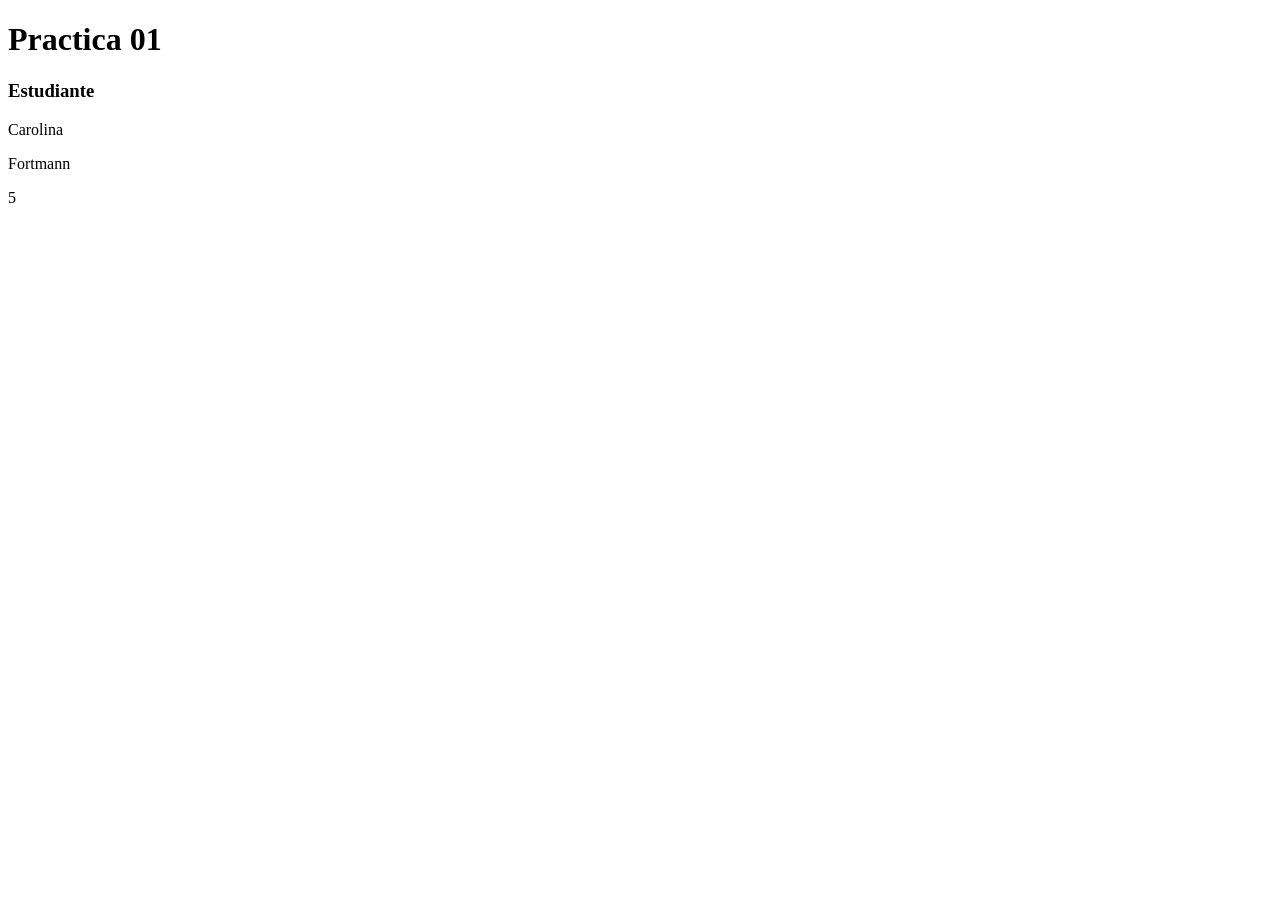
<file: 01-sintaxis/index.html>
<!DOCTYPE html>
<html lang="en">
<head>
    <meta charset="UTF-8">
    <meta name="viewport" content="width=device-width, initial-scale=1.0">
    <title>01 Sintaxis</title>
    <script src="js/app.js"defer></script>
</head>
<body>
    <h1>Practica 01</h1>
    <section id = "info">
        <div class = "card">
            <h3>Estudiante</h3>
            <p id="nombre"></p>
            <p id="apellido"></p>
            <p id="ciclo"></p>
            
        </div>
    </section>
</body>
</html>
</file>
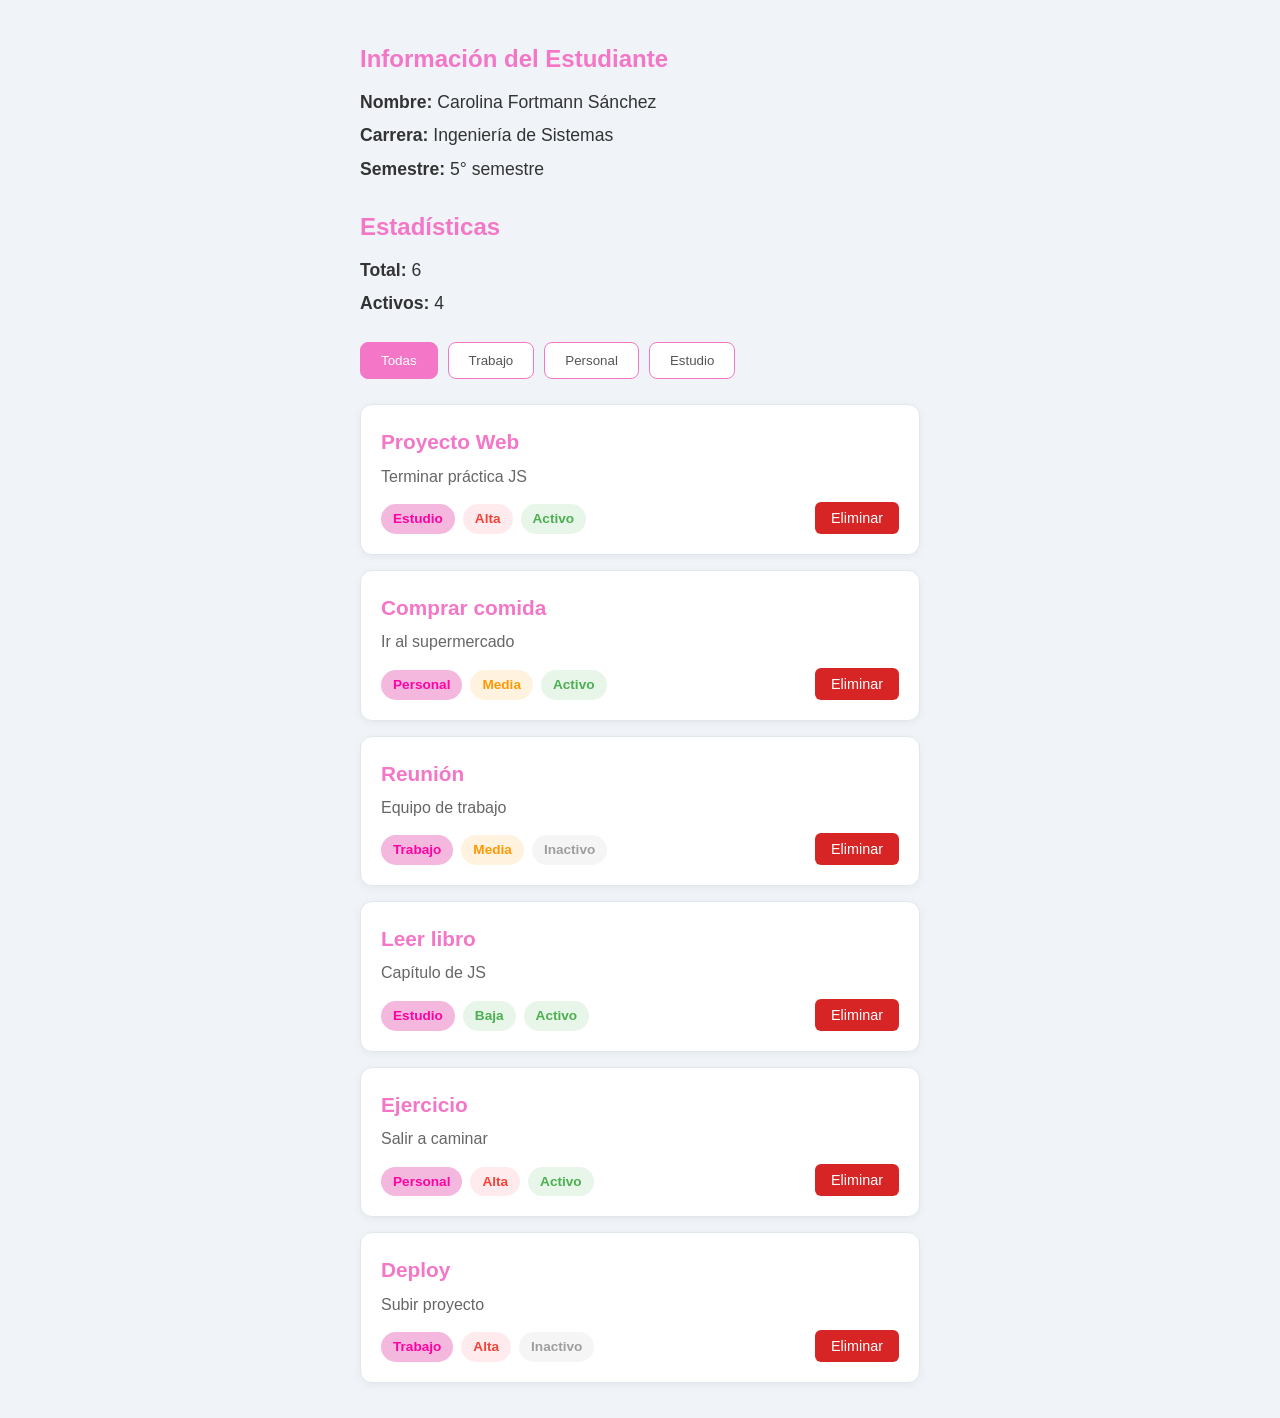
<file: 02-dom/index.html>
<!DOCTYPE html>
<html lang="en">

<head>
    <meta charset="UTF-8">
    <meta name="viewport" content="width=device-width, initial-scale=1.0">
    <title>Práctica 2 - DOM</title>
    <link rel="stylesheet" href="css/styles.css">
    <script src="js/app.js"defer></script>
</head>

<body>
    <div class="info-estudiante">
        <h2>Información del Estudiante</h2>
        <p><strong>Nombre:</strong> <span id="estudiante-nombre"></span></p>
        <p><strong>Carrera:</strong> <span id="estudiante-carrera"></span></p>
        <p><strong>Semestre:</strong> <span id="estudiante-semestre"></span></p>
    </div>

    <div class="estadisticas">
        <h2>Estadísticas</h2>
        <p><strong>Total:</strong> <span id="total-elementos"></span></p>
        <p><strong>Activos:</strong> <span id="elementos-activos"></span></p>
    </div>

    <div class="filtros">
        <button class="btn-filtro btn-filtro-activo" data-categoria="todas">Todas</button>
        <button class="btn-filtro" data-categoria="Trabajo">Trabajo</button>
        <button class="btn-filtro" data-categoria="Personal">Personal</button>
        <button class="btn-filtro" data-categoria="Estudio">Estudio</button>
    </div>

    <div id="contenedor-lista">

        <!-- Las tarjetas se insertarán aquí -->
    </div>

    </div>
</body>

</html>
</file>
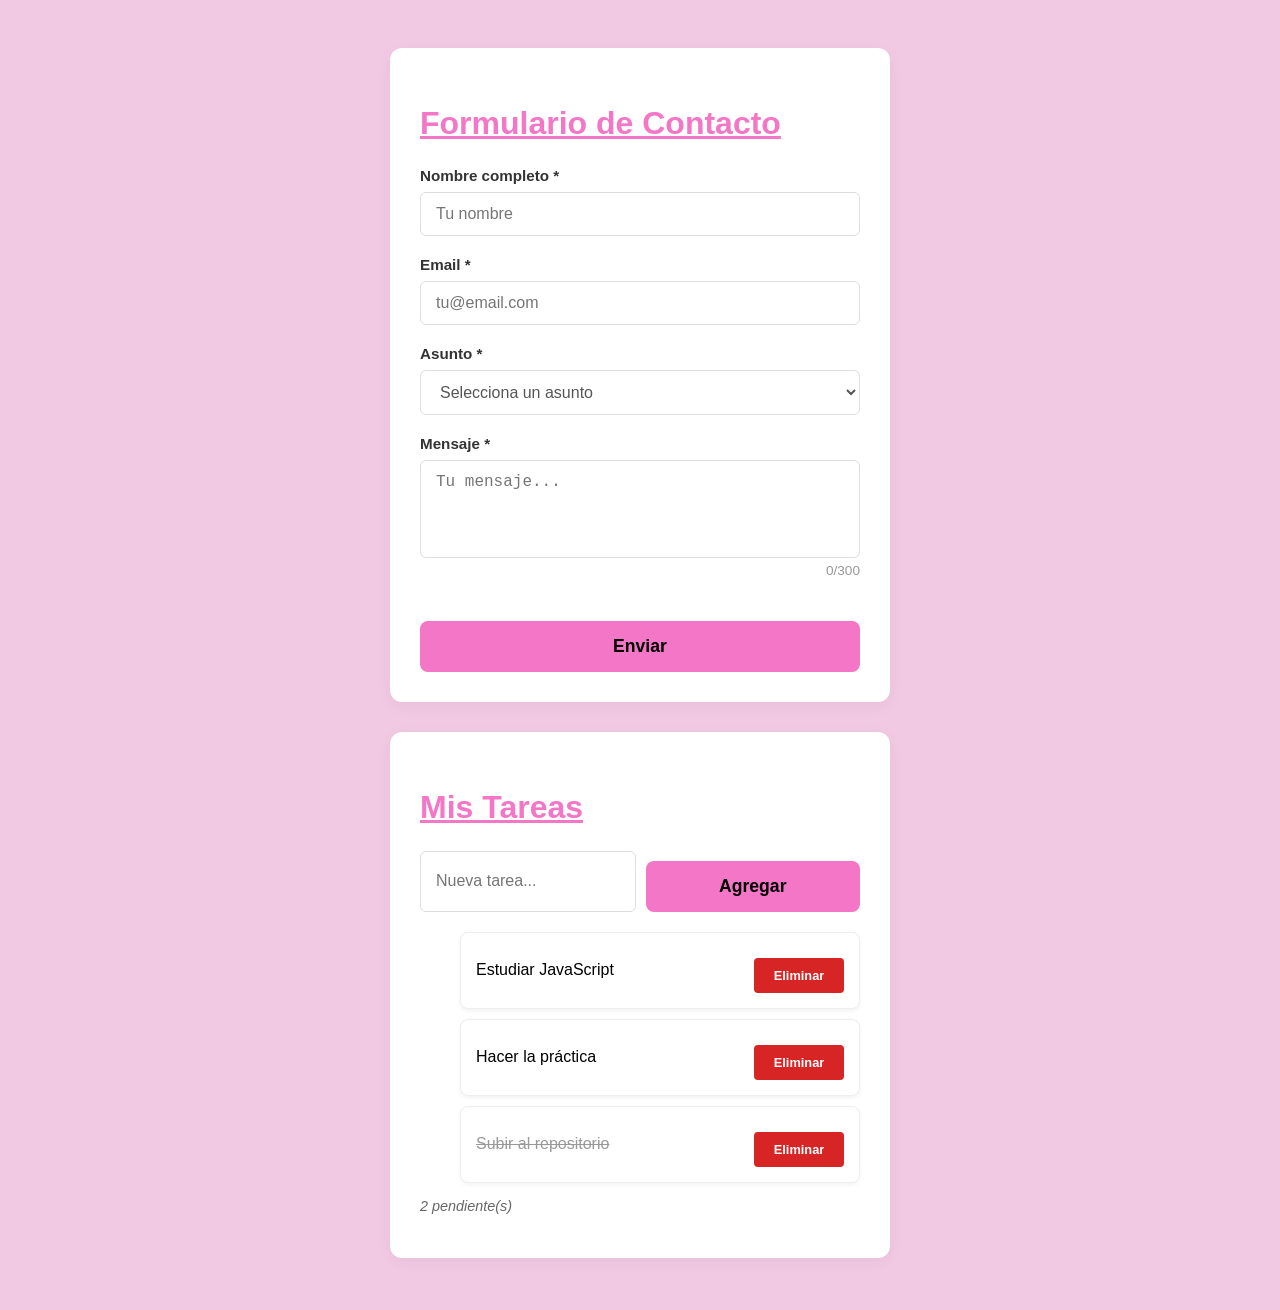
<file: 03-eventos/index.html>
<!DOCTYPE html>
<html lang="es">

<head>
    <meta charset="UTF-8">
    <meta name="viewport" content="width=device-width, initial-scale=1.0">
    <title>Práctica 3 - Eventos</title>
    <link rel="stylesheet" href="css/styles.css">
    <script src="js/app.js"defer></script>
</head>

<body>
     <section class="container">
      <h1>Formulario de Contacto</h1>

      <form id="formulario" novalidate>
        <div class="form-group">
          <label for="nombre">Nombre completo *</label>
          <input type="text" id="nombre" placeholder="Tu nombre">
          <p class="error-msg" id="error-nombre">El nombre es obligatorio y debe tener al menos 3 caracteres</p>
        </div>

        <div class="form-group">
          <label for="email">Email *</label>
          <input type="email" id="email" placeholder="tu@email.com">
          <p class="error-msg" id="error-email">Ingresa un email válido</p>
        </div>

        <div class="form-group">
          <label for="asunto">Asunto *</label>
          <select id="asunto">
            <option value="">Selecciona un asunto</option>
            <option value="consulta">Consulta general</option>
            <option value="soporte">Soporte técnico</option>
            <option value="sugerencia">Sugerencia</option>
          </select>
          <p class="error-msg" id="error-asunto">Selecciona un asunto</p>
        </div>

        <div class="form-group">
          <label for="mensaje">Mensaje *</label>
          <textarea id="mensaje" rows="4" maxlength="300" placeholder="Tu mensaje..."></textarea>
          <p class="char-count"><span id="chars">0</span>/300</p>
          <p class="error-msg" id="error-mensaje">El mensaje debe tener al menos 10 caracteres</p>
        </div>

        <button type="submit">Enviar</button>
      </form>

      <div id="resultado"></div>
    </section>

    <!-- SECCIÓN 2: TAREAS -->
    <section class="container">
      <h2>Mis Tareas</h2>

      <div class="input-group">
        <input type="text" id="nueva-tarea" placeholder="Nueva tarea...">
        <button type="button" id="btn-agregar" data-action="agregar">Agregar</button>
      </div>

      <ul id="lista-tareas"></ul>
      <p id="contador-tareas">0 pendiente(s)</p>
    </section>
    
</body>

</html>
</file>
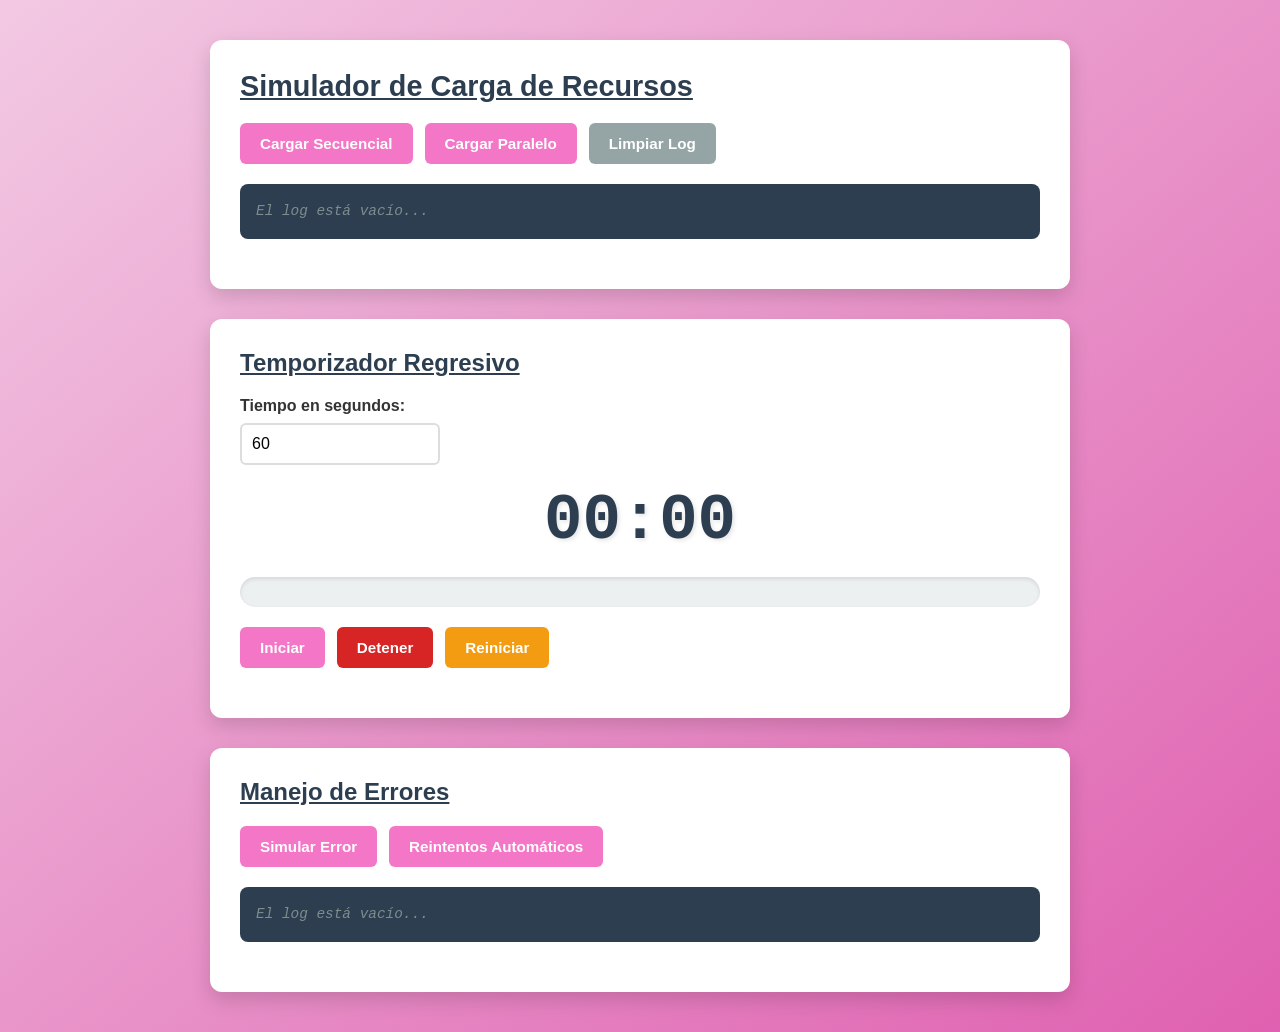
<file: 05-asincronia/index.html>
<!DOCTYPE html>
<html lang="es">
<head>
  <meta charset="UTF-8">
  <meta name="viewport" content="width=device-width, initial-scale=1.0">
  <title>Práctica 5 - Asincronía</title>
  <link rel="stylesheet" href="css/styles.css">
</head>
<body>
  <main class="page">
    <!-- SECCIÓN 1: CARGA SECUENCIAL VS PARALELA -->
    <section class="container">
      <h1>Simulador de Carga de Recursos</h1>
      
      <div class="button-group">
        <button type="button" id="btn-secuencial">Cargar Secuencial</button>
        <button type="button" id="btn-paralelo">Cargar Paralelo</button>
        <button type="button" id="btn-limpiar">Limpiar Log</button>
      </div>

      <div id="log" class="log"></div>
      
      <div id="resultados" class="resultados"></div>
    </section>

    <!-- SECCIÓN 2: TEMPORIZADOR -->
    <section class="container">
      <h2>Temporizador Regresivo</h2>

      <div class="form-group">
        <label for="input-tiempo">Tiempo en segundos:</label>
        <input type="number" id="input-tiempo" value="60" min="1" max="600">
      </div>

      <div id="display" class="display">00:00</div>

      <div class="progress-container">
        <div id="barra-progreso" class="progress-bar"></div>
      </div>

      <div class="button-group">
        <button type="button" id="btn-iniciar">Iniciar</button>
        <button type="button" id="btn-detener">Detener</button>
        <button type="button" id="btn-reiniciar">Reiniciar</button>
      </div>
    </section>

    <!-- SECCIÓN 3: MANEJO DE ERRORES -->
    <section class="container">
      <h2>Manejo de Errores</h2>

      <div class="button-group">
        <button type="button" id="btn-error">Simular Error</button>
        <button type="button" id="btn-reintentos">Reintentos Automáticos</button>
      </div>

      <div id="log-errores" class="log"></div>
    </section>
  </main>

  <script defer src="js/app.js"></script>
</body>
</html>
</file>
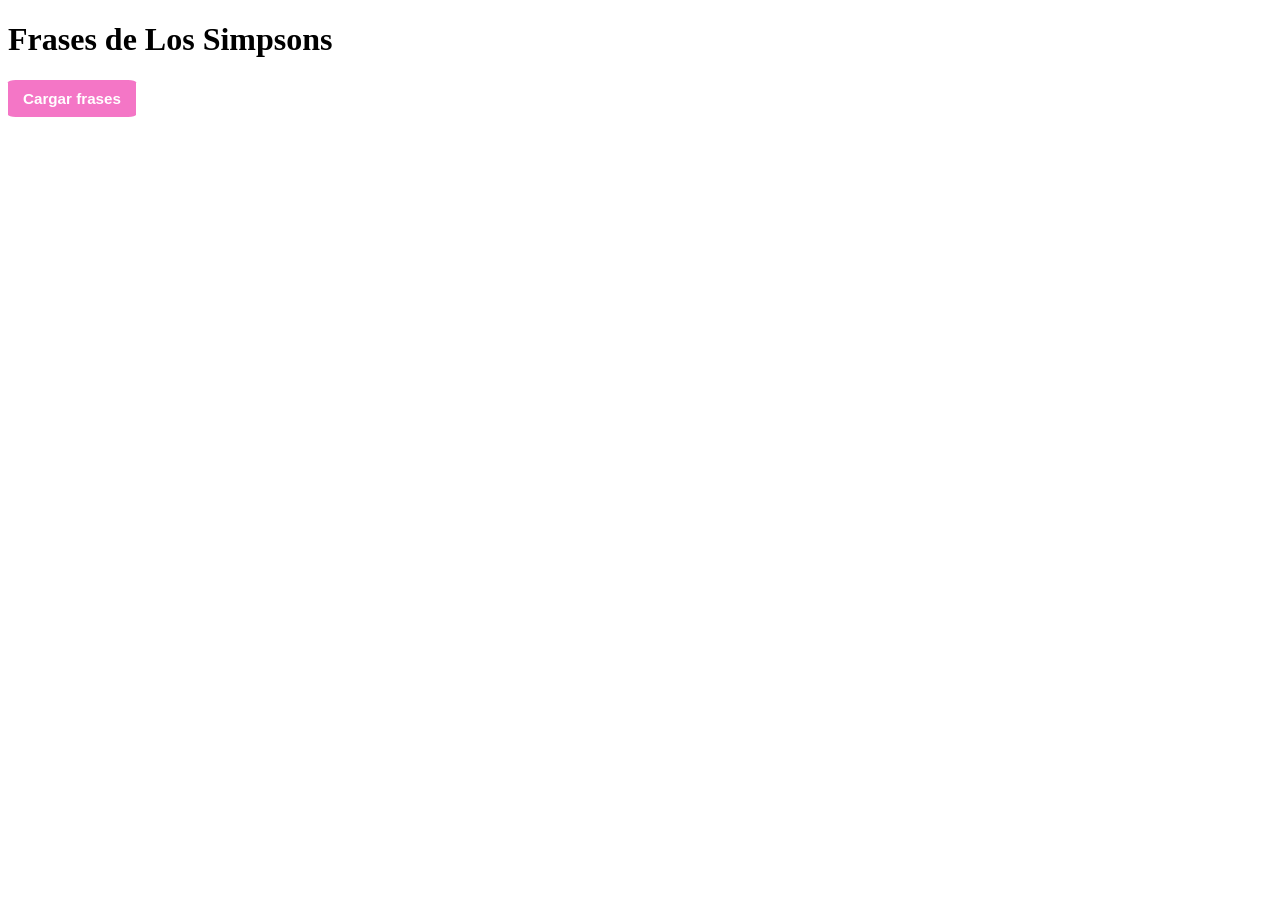
<file: 06-ejemplo/index.html>
<!DOCTYPE html>
<html lang="es">
<head>
  <meta charset="UTF-8">
  <title>Fetch Simpsons</title>
    <link rel="stylesheet" href="css/styles.css">
</head>
<body>

  <h1>Frases de Los Simpsons</h1>

  <button id="btn-cargar">Cargar frases</button>

  <div id="loading" class="loading oculto">Cargando...</div>

  <div id="contenedor"></div>

  <script src="js/app.js"></script>
</body>
</html>
</file>
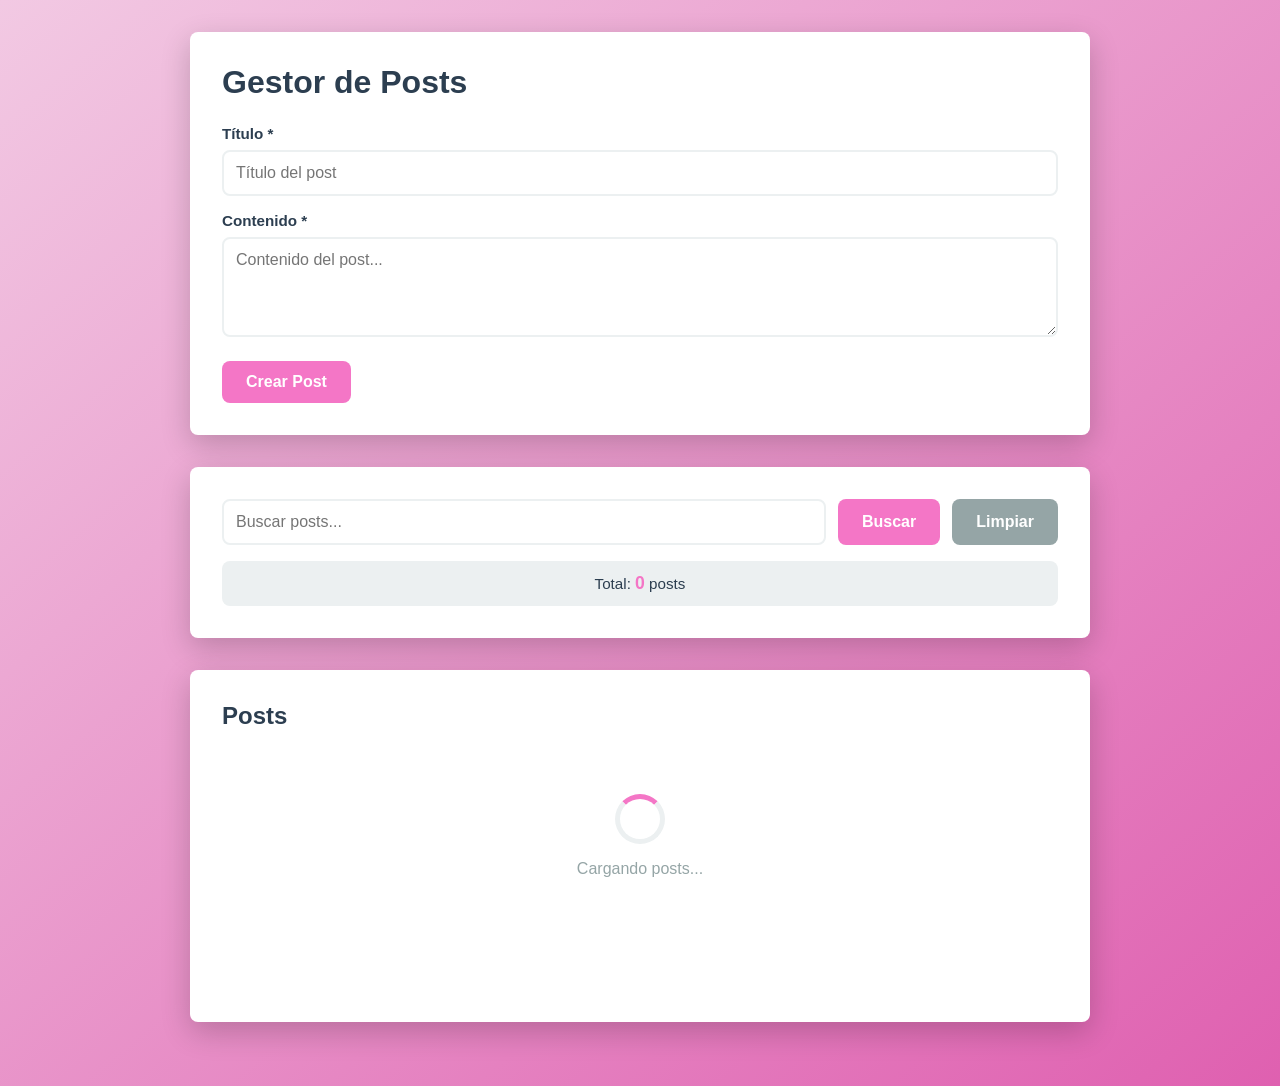
<file: 06-fetch-api/index.html>
<!DOCTYPE html>
<html lang="es">
<head>
  <meta charset="UTF-8">
  <meta name="viewport" content="width=device-width, initial-scale=1.0">
  <title>Práctica 6 - Fetch API</title>
  <link rel="stylesheet" href="css/styles.css">
</head>
<body>
  <main class="page">
    <!-- SECCIÓN 1: FORMULARIO -->
    <section class="container">
      <h1>Gestor de Posts</h1>
      
      <form id="form-post" class="form-post">
        <input type="hidden" id="post-id">
        
        <div class="form-group">
          <label for="titulo">Título *</label>
          <input type="text" id="titulo" placeholder="Título del post" required>
        </div>

        <div class="form-group">
          <label for="contenido">Contenido *</label>
          <textarea id="contenido" rows="4" placeholder="Contenido del post..." required></textarea>
        </div>

        <div class="form-actions">
          <button type="submit" id="btn-submit">Crear Post</button>
          <button type="button" id="btn-cancelar" class="btn-secondary" style="display: none;">Cancelar</button>
        </div>
      </form>
    </section>

    <!-- SECCIÓN 2: FILTROS Y BÚSQUEDA -->
    <section class="container">
      <div class="search-bar">
        <input type="search" id="input-buscar" placeholder="Buscar posts...">
        <button type="button" id="btn-buscar">Buscar</button>
        <button type="button" id="btn-limpiar" class="btn-secondary">Limpiar</button>
      </div>
      
      <div class="stats">
        <p id="contador">Total: <strong>0</strong> posts</p>
      </div>
    </section>

    <!-- SECCIÓN 3: LISTA DE POSTS -->
    <section class="container">
      <h2>Posts</h2>
      
      <div id="lista-posts" class="lista-posts">
        <!-- Los posts se renderizan aquí dinámicamente -->
      </div>

      <div id="mensaje-estado" class="mensaje-estado"></div>
    </section>
  </main>

  <script defer src="js/apiService.js"></script>
  <script defer src="js/components.js"></script>
  <script defer src="js/app.js"></script>
</body>
</html>
</file>
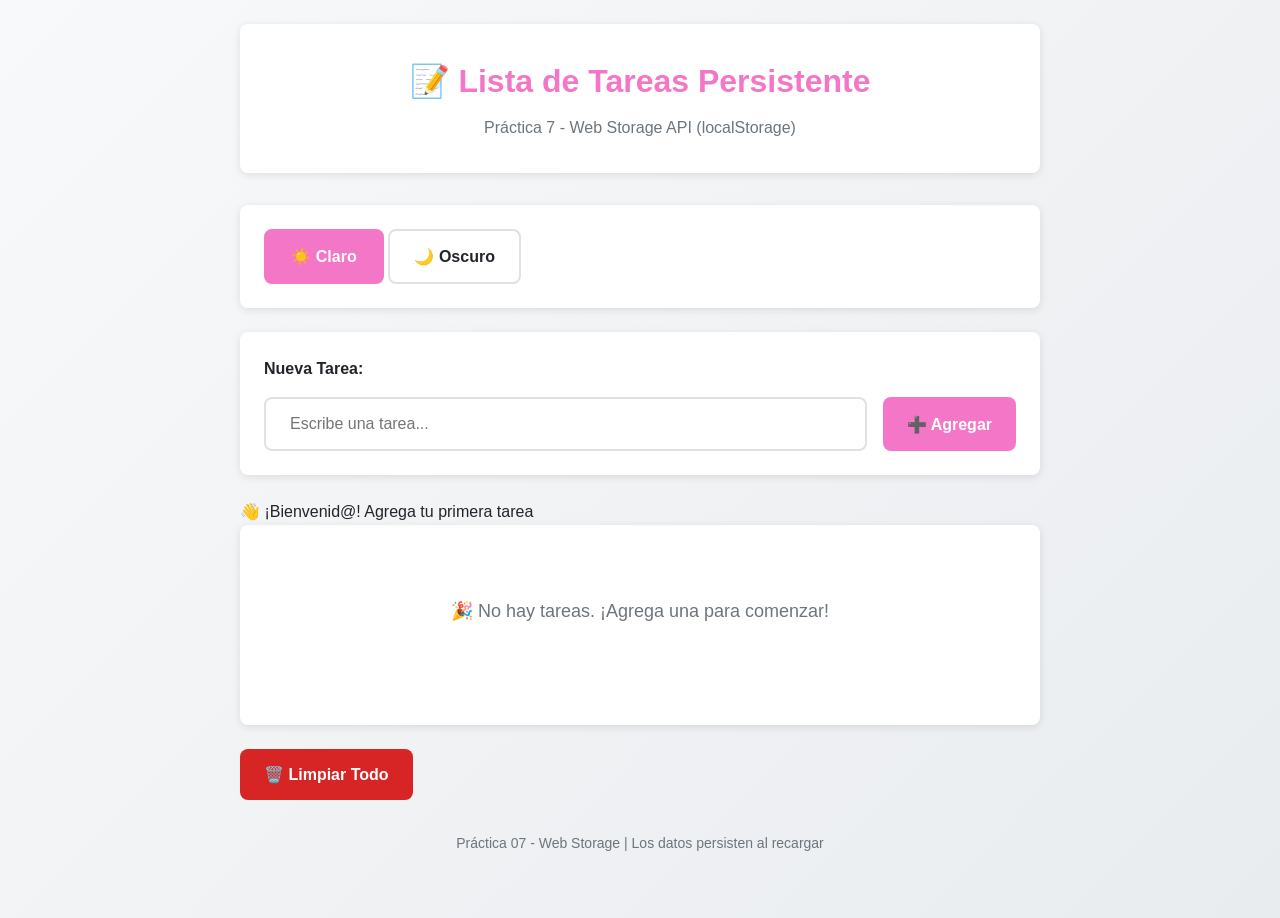
<file: 07-storage/index.html>
<!DOCTYPE html>
<html lang="es">
<head>
  <meta charset="UTF-8">
  <meta name="viewport" content="width=device-width, initial-scale=1.0">
  <title>Práctica 07 - Web Storage | Lista de Tareas</title>
  <link rel="stylesheet" href="css/styles.css">
</head>
<body>
  <div class="container">
    <!-- Header -->
    <header class="header">
      <h1 class="header__title">📝 Lista de Tareas Persistente</h1>
      <p class="header__subtitle">Práctica 7 - Web Storage API (localStorage)</p>
    </header>

    <!-- Selector de tema simple -->
    <section class="theme-selector">
      <button class="theme-btn theme-btn--active" data-theme="claro">☀️ Claro</button>
      <button class="theme-btn" data-theme="oscuro">🌙 Oscuro</button>
    </section>

    <!-- Formulario para crear tarea -->
    <section class="form-section">
      <form class="task-form" id="form-tarea">
        <div class="form-group">
          <label for="input-tarea" class="form-label">Nueva Tarea:</label>
          <div class="form-input-group">
            <input 
              type="text" 
              id="input-tarea" 
              class="form-input" 
              placeholder="Escribe una tarea..." 
              maxlength="100"
              required
              autocomplete="off"
            >
            <button type="submit" class="btn btn--primary">
              ➕ Agregar
            </button>
          </div>
        </div>
      </form>
    </section>

    <!-- Mensaje de estado -->
    <div id="mensaje-estado" class="mensaje oculto"></div>

    <!-- Lista de tareas -->
    <section class="tasks-section">
      <ul class="tasks-list" id="lista-tareas">
        <!-- Las tareas se renderizan aquí -->
      </ul>
    </section>

    <!-- Botón limpiar todo -->
    <section class="actions">
      <button class="btn btn--danger" id="btn-limpiar">
        🗑️ Limpiar Todo
      </button>
    </section>

    <!-- Footer -->
    <footer class="footer">
      <p>Práctica 07 - Web Storage | Los datos persisten al recargar</p>
    </footer>
  </div>

  <!-- Scripts -->
  <script src="js/storage.js"></script>
  <script src="js/app.js"></script>
</body>
</html>
</file>
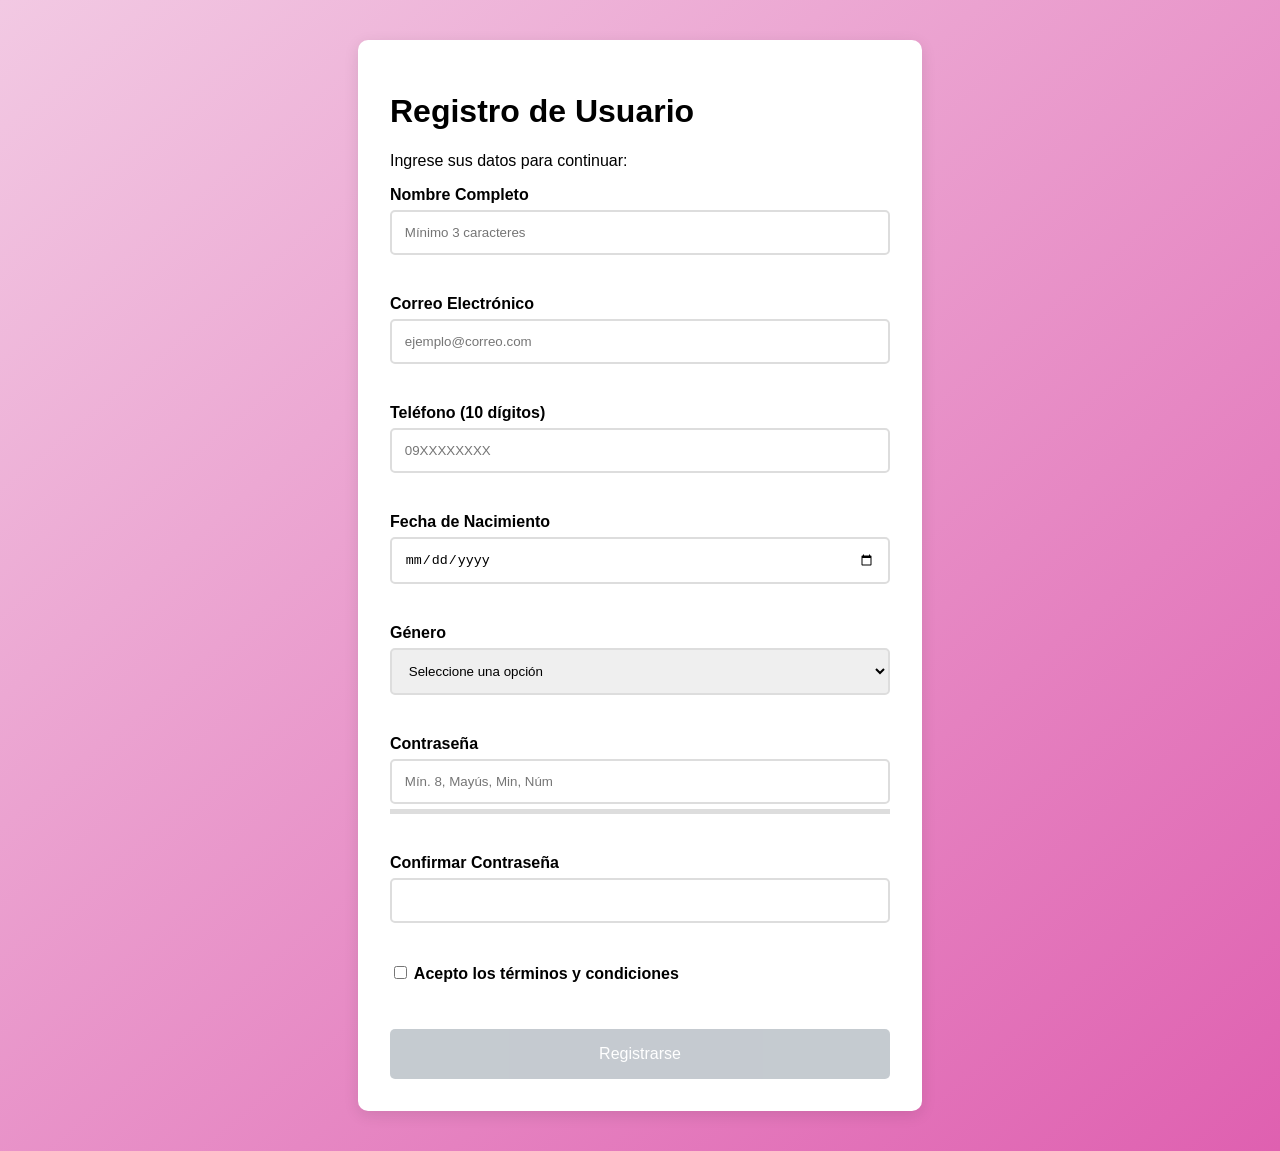
<file: 08-formularios-validacion/index.html>
<!DOCTYPE html>
<html lang="es">
<head>
    <meta charset="UTF-8">
    <meta name="viewport" content="width=device-width, initial-scale=1.0">
    <title>Práctica 08 - Validación de Formularios</title>
    <link rel="stylesheet" href="css/styles.css">
</head>
<body>
    <div class="container">
        <header class="header">
            <h1>Registro de Usuario</h1>
            <p>Ingrese sus datos para continuar:</p>
        </header>

        <form id="registro-form" class="form" novalidate>
            <div class="form-group" data-campo="nombre">
                <label for="nombre">Nombre Completo</label>
                <input type="text" id="nombre" name="nombre" placeholder="Mínimo 3 caracteres" required>
                <span class="error-msg"></span>
            </div>

            <div class="form-group" data-campo="email">
                <label for="email">Correo Electrónico</label>
                <input type="email" id="email" name="email" placeholder="ejemplo@correo.com" required>
                <span class="error-msg"></span>
            </div>

            <div class="form-group" data-campo="telefono">
                <label for="telefono">Teléfono (10 dígitos)</label>
                <input type="tel" id="telefono" name="telefono" placeholder="09XXXXXXXX" maxlength="10">
                <span class="error-msg"></span>
            </div>

            <div class="form-group" data-campo="fechaNacimiento">
                <label for="fechaNacimiento">Fecha de Nacimiento</label>
                <input type="date" id="fechaNacimiento" name="fechaNacimiento" required>
                <span class="error-msg"></span>
            </div>

            <div class="form-group" data-campo="genero">
                <label for="genero">Género</label>
                <select id="genero" name="genero" required>
                    <option value="">Seleccione una opción</option>
                    <option value="M">Masculino</option>
                    <option value="F">Femenino</option>
                    <option value="O">Otro</option>
                </select>
                <span class="error-msg"></span>
            </div>

            <div class="form-group" data-campo="password">
                <label for="password">Contraseña</label>
                <input type="password" id="password" name="password" placeholder="Mín. 8, Mayús, Min, Núm" required>
                <div id="pass-strength" class="strength-meter"></div>
                <span class="error-msg"></span>
            </div>

            <div class="form-group" data-campo="confirmPassword">
                <label for="confirmPassword">Confirmar Contraseña</label>
                <input type="password" id="confirmPassword" name="confirmPassword" required>
                <span class="error-msg"></span>
            </div>

            <div class="form-group checkbox-group" data-campo="terminos">
                <label>
                    <input type="checkbox" id="terminos" name="terminos" required>
                    Acepto los términos y condiciones
                </label>
                <span class="error-msg"></span>
            </div>

            <div id="mensaje-exito" class="alert oculto">¡Registro completado con éxito!</div>

            <button type="submit" id="btn-submit" class="btn btn--primary" disabled>Registrarse</button>

        </form>
    </div>

    <script src="js/validacion.js"></script>
    <script src="js/app.js"></script>
</body>
</html>
</file>
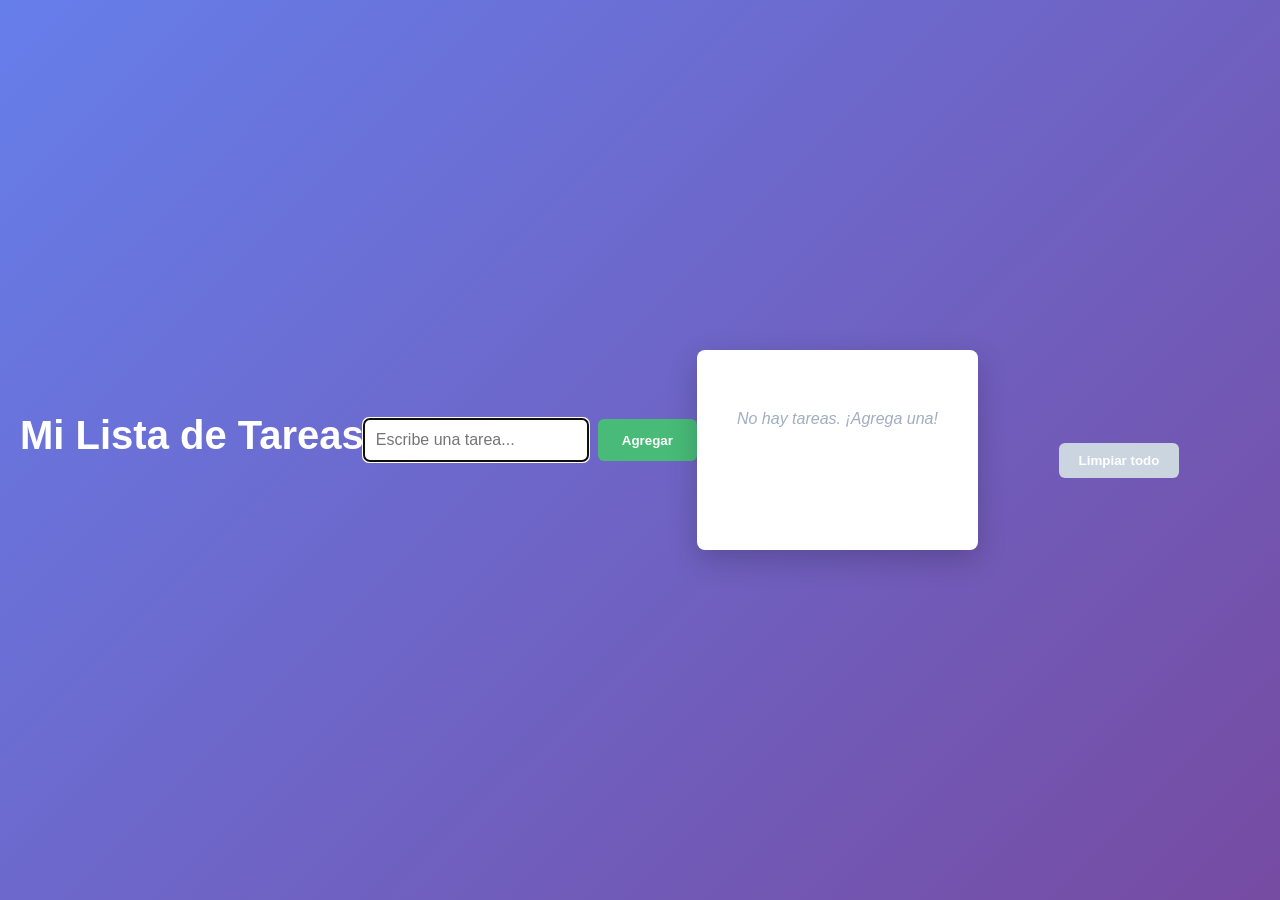
<file: 07-storage/min-exampleclase/index.html>
<!DOCTYPE html>
<html lang="es">
<head>
  <meta charset="UTF-8">
  <title>Web Storage - Lista de Tareas</title>
  <link rel="stylesheet" href="styles.css">
</head>
<body>

  <h1>Mi Lista de Tareas</h1>

  <div class="formulario">
    <input 
      type="text" 
      id="input-tarea" 
      placeholder="Escribe una tarea..."
      autocomplete="off"
    >
    <button id="btn-agregar">Agregar</button>
  </div>

  <div id="lista-tareas" class="lista-tareas"></div>

  <button id="btn-limpiar" class="btn-limpiar">Limpiar todo</button>

  <script src="app.js"></script>
</body>
</html>
</file>
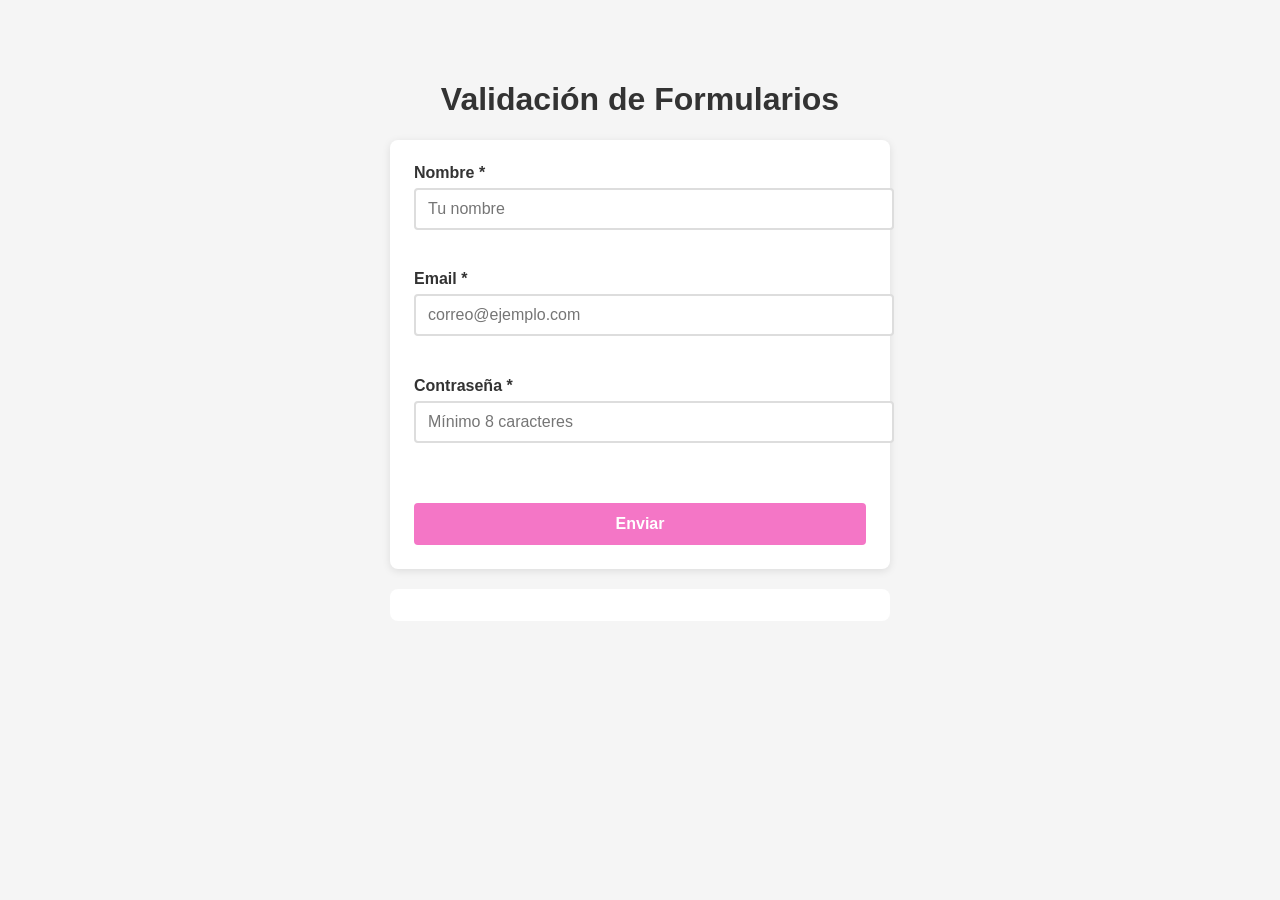
<file: 08-formularios-validacion/min-example/index.html>
<!DOCTYPE html>
<html lang="es">
<head>
  <meta charset="UTF-8">
  <meta name="viewport" content="width=device-width, initial-scale=1.0">
  <title>Ejemplo Mínimo - Validación de Formularios</title>
  <link rel="stylesheet" href="styles.css">
</head>
<body>

  <h1>Validación de Formularios</h1>

  <!-- Formulario con novalidate para manejar validación con JS -->
  <form id="formulario" novalidate>
    
    <div class="campo">
      <label for="nombre">Nombre *</label>
      <input 
        type="text" 
        id="nombre" 
        name="nombre" 
        placeholder="Tu nombre" 
        required 
        minlength="3">
      <div class="error-mensaje"></div>
    </div>

    <div class="campo">
      <label for="email">Email *</label>
      <input 
        type="email" 
        id="email" 
        name="email" 
        placeholder="correo@ejemplo.com" 
        required>
      <div class="error-mensaje"></div>
    </div>

    <div class="campo">
      <label for="password">Contraseña *</label>
      <input 
        type="password" 
        id="password" 
        name="password" 
        placeholder="Mínimo 8 caracteres" 
        required 
        minlength="8">
      <div class="password-strength"></div>
      <div class="error-mensaje"></div>
    </div>

    <button type="submit">Enviar</button>
  </form>

  <div id="resultado"></div>

  <script src="app.js"></script>
</body>
</html>
</file>
<file: 02-dom/css/styles.css>
* {
    box-sizing: border-box;
}

body {
    font-family: 'Segoe UI', Tahoma, Geneva, Verdana, sans-serif;
    background-color: #f0f4f8;
    color: #333;
    line-height: 1.6;
    padding: 20px;
    max-width: 600px;
    margin: 0 auto;
}

/* Encabezados */
h2 {
    color: rgb(244, 118, 198); 
    margin-bottom: 10px;
    font-size: 1.5rem;
}

.info-estudiante, .estadisticas {
    margin-bottom: 25px;
}

.info-estudiante p, .estadisticas p {
    margin: 5px 0;
    font-size: 1.1rem;
}

/* Filtros de Botones */
.filtros {
    display: flex;
    gap: 10px;
    margin-bottom: 25px;
}

.btn-filtro {
    padding: 10px 20px;
    border: 1px solid rgb(244, 118, 198);
    background-color: white;
    border-radius: 8px;
    cursor: pointer;
    font-weight: 500;
    transition: all 0.3s ease;
    color: #555;
}

.btn-filtro:hover {
    transform: translateY(-5px); 
    box-shadow: 0 8px 16px rgba(0, 0, 0, 0.2); 
    background-color: rgb(244, 118, 198);
}

.btn-filtro-activo {
    
    background-color: rgb(244, 118, 198);
    color: white;
    border-color: rgb(244, 118, 198);
}

/* Contenedor principal de la lista - Flexbox */
#contenedor-lista {
    display: flex;
    flex-direction: column;
}

/* Cards */
.card {
    background: white;
    border-radius: 12px;
    border: 1px solid rgb(244, 118, 198);
    padding: 20px;
    margin-bottom: 15px;
    box-shadow: 0 2px 8px rgba(0,0,0,0.05);
    border: 1px solid #e1e8ed;
    position: relative;
}

.card:hover {
    transform: translateY(-5px); 
    box-shadow: 0 8px 16px rgba(0, 0, 0, 0.2); 
    border-color: rgb(244, 118, 198); 
}

.card h3 {
    margin: 0 0 5px 0;
    color: rgb(244, 118, 198);
    font-size: 1.3rem;
}

.card p {
    margin: 0 0 15px 0;
    color: #666;
}

/* Etiquetas */
.badges {
    display: flex;
    gap: 8px;
}

.badge {
    padding: 4px 12px;
    border-radius: 20px;
    font-size: 0.85rem;
    font-weight: bold;
}

/* Colores de las etiquetas */
.badge-categoria {
    background-color: rgb(244, 183, 221);
    color: rgb(255, 2, 162);
}

.prioridad-alta {
    background-color: #ffebee;
    color: #f44336;
}

.prioridad-media {
    background-color: #fff3e0;
    color: #ff9800;
}

.prioridad-baja {
    background-color: #e8f5e9;
    color: #4caf50;
}

.estado-activo {
    background-color: #e8f5e9;
    color: #4caf50;
}

.estado-inactivo {
    background-color: #f5f5f5;
    color: #9e9e9e;
}

/* Botón eliminar */
.card-actions {
    position: absolute;
    bottom: 20px;
    right: 20px;
}

.btn-eliminar {
    background-color: rgb(215, 36, 36);
    color: white;
    border: none;
    padding: 8px 16px;
    border-radius: 6px;
    cursor: pointer;
    font-size: 0.9rem;
    transition: background 0.2s;
}

.btn-eliminar:hover {
    transform: translateY(-5px); 
    box-shadow: 0 8px 16px rgba(0, 0, 0, 0.2); 
    background-color: rgb(183, 40, 40); 
}

/* Responsive Design */
@media (max-width: 480px) {
    .container {
        padding: 20px;
    }
    
    h1 {
        font-size: 1.5rem;
    }
}

:focus {
    outline: 2px solid rgb(244, 118, 198);
    outline-offset: 2px;
}
</file>
<file: 03-eventos/css/styles.css>
* {
    box-sizing: border-box;
}

body {
    font-family: 'Segoe UI', Tahoma, Geneva, Verdana, sans-serif;
    background-color:rgb(242, 201, 227);
    display: flex;
    flex-direction: column;
    align-items: center;
    padding: 40px 20px;
    gap: 30px;
}

h1, h2 {
    font-size: 2rem;
    font-weight: 800;
    margin-bottom: 25px;
    color: rgb(244, 118, 198);
    text-decoration: underline;
}

.container {
    background-color: white;
    padding: 30px;
    border-radius: 12px;
    border-color: #000;
    box-shadow: 0 4px 15px rgba(0, 0, 0, 0.05);
    width: 100%;
    max-width: 500px; 
}

.form-group {
    margin-bottom: 20px;
    display: flex;
    flex-direction: column;
}

label {
    display: block;
    margin-bottom: 8px;
    font-weight: 600;
    font-size: 0.95rem;
    color: #333;
}

input[type="text"],
input[type="email"],
select,
textarea {
    width: 100%;
    padding: 12px 15px;
    border: 1px solid #ddd;
    border-radius: 6px;
    font-size: 1rem;
    color: #555;
    background-color: #fff;
    transition: border-color 0.2s;
}

input:focus, select:focus, textarea:focus {
    outline: none;
    border-color: rgb(244, 118, 198); 
}

textarea {
    resize: none; 
}

.error-msg {
    color: #e74c3c;
    font-size: 0.85rem;
    margin-top: 5px;
    display: none; 
}

.error-msg.visible {
    display: block;
}

input.error, select.error, textarea.error {
    border-color: rgb(215, 36, 36);
}

.char-count {
    text-align: right;
    font-size: 0.85rem;
    color: #999;
    margin-top: 5px;
}

button {
    width: 100%;
    background-color: rgb(244, 118, 198); 
    color: #000;
    border: none;
    padding: 15px;
    border-radius: 8px;
    font-size: 1.1rem;
    font-weight: 700;
    cursor: pointer;
    transition: background-color 0.2s, transform 0.1s;
    margin-top: 10px;
}

button:hover {
    transform: translateY(-5px); 
    box-shadow: 0 8px 16px rgba(0, 0, 0, 0.2); 
    background-color: rgb(223, 96, 176);
}

button:active {
    transform: scale(0.98);
}

.input-group {
    display: flex;
    gap: 10px;
    margin-bottom: 20px;
}

.btn-agregar {
    background-color:rgb(244, 118, 198);
    color: black;
    border: none;
    padding: 10px 20px;
    border-radius: 6px;
    cursor: pointer;
}

#lista-tareas {
    list-style: none;
    margin-bottom: 15px;
}

.tarea-item {
    background-color: white;
    border: 1px solid #eee;
    border-radius: 8px;
    padding: 15px;
    margin-bottom: 10px;
    display: flex;
    justify-content: space-between;
    align-items: center;
    box-shadow: 0 2px 4px rgba(0,0,0,0.05);
}

.btn-eliminar {
    width: 90px; 
    padding: 10px 0; 
    font-size: 0.8rem;
    font-weight: 600;
    background-color: rgb(215, 36, 36);
    color: white;
    border: none;
    border-radius: 4px;
    cursor: pointer;
    text-align: center;
}

.btn-eliminar:hover {
    transform: translateY(-5px); 
    box-shadow: 0 8px 16px rgba(0, 0, 0, 0.2); 
    background-color: rgb(183, 40, 40); 
}

.tarea-item.completada .tarea-texto {
    text-decoration: line-through;
    color: #999;
}

#contador-tareas {
    font-size: 0.9rem;
    color: #666;
    font-style: italic;
}

/* Responsive Design */
@media (max-width: 480px) {
    .container {
        padding: 20px;
    }
    
    h1 {
        font-size: 1.5rem;
    }
}

:focus {
    outline: 2px solid rgb(244, 118, 198);
    outline-offset: 2px;
}
       
#resultado {
    margin-top: 25px;
    padding: 20px;
    background-color: #f9f9f9; 
    border-radius: 8px;
    border-left: 4px solid  rgb(244, 118, 198);
    display: none; 
}

#resultado.visible {
    display: block;
}
</file>
<file: 05-asincronia/css/styles.css>
* {
    box-sizing: border-box;
}

body {
    font-family: 'Segoe UI', Tahoma, Geneva, Verdana, sans-serif;
    max-width: 900px;
    margin: 40px auto;
    padding: 0 20px;
    background: linear-gradient(140deg, rgb(242, 201, 227) 0%,  rgb(223, 96, 176) 100%);
    color: #222;
    min-height: 100vh;
}

.page {
    display: flex;
    flex-direction: column;
    gap: 30px;
}

.container {
    background: #ffffff;
    padding: 30px;
    border-radius: 12px;
    box-shadow: 0 8px 20px rgba(0, 0, 0, 0.15);
}

h1,
h2 {
    margin-top: 0;
    margin-bottom: 20px;
    color: #2c3e50;
    text-decoration: underline;
}

h1 {
    font-size: 1.8rem;
}

h2 {
    font-size: 1.5rem;
}

/* Botones */
.button-group {
    display: flex;
    gap: 12px;
    margin-bottom: 20px;
    flex-wrap: wrap;
}

button {
    border: none;
    border-radius: 6px;
    padding: 12px 20px;
    background: rgb(244, 118, 198);
    color: white;
    cursor: pointer;
    font-weight: 600;
    font-size: 0.95rem;
    transition: all 0.3s ease;
}

button:hover {
    background: rgb(223, 96, 176);
    transform: translateY(-2px);
    box-shadow: 0 4px 12px rgba(0, 0, 0, 0.2);
}

button:active {
    transform: translateY(0);
}

button:disabled {
    background: #ccc;
    cursor: not-allowed;
    transform: none;
    box-shadow: none;
}

#btn-limpiar {
    background: #95a5a6;
}

#btn-limpiar:hover {
    background: #7f8c8d;
}

#btn-detener {
    background: rgb(215, 36, 36);
}

#btn-detener:hover {
    background:  rgb(183, 40, 40);
}

#btn-reiniciar {
    background: #f39c12;
}

#btn-reiniciar:hover {
    background: #d68910;
}

/* Log */
.log {
    background: #2c3e50;
    color: #ecf0f1;
    padding: 16px;
    border-radius: 8px;
    font-family: 'Courier New', monospace;
    font-size: 0.9rem;
    max-height: 300px;
    overflow-y: auto;
    margin-bottom: 20px;
    line-height: 1.6;
}

.log:empty::before {
    content: 'El log está vacío...';
    color: #7f8c8d;
    font-style: italic;
}

.log-item {
    padding: 6px 0;
    border-bottom: 1px solid rgba(255, 255, 255, 0.1);
}

.log-item:last-child {
    border-bottom: none;
}

.log-info {
    color: #3498db;
}

.log-success {
    color: #2ecc71;
}

.log-error {
    color: rgb(235, 50, 50);
}

.log-warning {
    color: #f39c12;
}

/* Resultados */
.resultados {
    display: none;
    background: #ecf0f1;
    padding: 16px;
    border-radius: 8px;
    border-left: 4px solid rgb(223, 96, 176);
}

.resultados.visible {
    display: block;
}

.resultados h3 {
    margin-top: 0;
    margin-bottom: 12px;
    color: #2c3e50;
}

.resultados p {
    margin: 8px 0;
    color: #34495e;
    font-weight: 500;
}

/* Formulario */
.form-group {
    margin-bottom: 20px;
}

label {
    display: block;
    margin-bottom: 8px;
    font-weight: 600;
    color: #333;
}

input[type="number"] {
    width: 100%;
    max-width: 200px;
    padding: 10px;
    border: 2px solid #ddd;
    border-radius: 6px;
    font-size: 1rem;
    transition: border-color 0.3s ease;
}

input[type="number"]:focus {
    border-color: #667eea;
    outline: none;
    box-shadow: 0 0 0 3px rgba(102, 126, 234, 0.1);
}

/* Display del temporizador */
.display {
    font-size: 4rem;
    font-weight: 700;
    text-align: center;
    color: #2c3e50;
    margin: 20px 0;
    font-family: 'Courier New', monospace;
    text-shadow: 2px 2px 4px rgba(0, 0, 0, 0.1);
}

.display.alerta {
    color:  rgb(215, 36, 36);
    animation: pulso 0.5s ease-in-out infinite;
}

@keyframes pulso {

    0%,
    100% {
        transform: scale(1);
    }

    50% {
        transform: scale(1.05);
    }
}

/* Barra de progreso */
.progress-container {
    width: 100%;
    height: 30px;
    background: #ecf0f1;
    border-radius: 15px;
    overflow: hidden;
    margin-bottom: 20px;
    box-shadow: inset 0 2px 4px rgba(0, 0, 0, 0.1);
}

.progress-bar {
    height: 100%;
    width: 0%;
    background: linear-gradient(90deg, rgb(244, 118, 198) 0%, rgb(223, 96, 176) 100%);
    transition: width 0.3s ease, background 0.3s ease;
    border-radius: 15px;
    box-shadow: 0 2px 6px rgba(102, 126, 234, 0.4);
}

.progress-bar.alerta {
    background: linear-gradient(90deg,  rgb(215, 36, 36) 0%, #c0392b 100%);
}

/* Scrollbar personalizada para el log */
.log::-webkit-scrollbar {
    width: 8px;
}

.log::-webkit-scrollbar-track {
    background: #34495e;
    border-radius: 4px;
}

.log::-webkit-scrollbar-thumb {
    background: #667eea;
    border-radius: 4px;
}

.log::-webkit-scrollbar-thumb:hover {
    background: #5568d3;
}

/* Responsive */
@media (max-width: 600px) {
    body {
        margin: 20px auto;
    }

    .container {
        padding: 20px;
    }

    h1 {
        font-size: 1.5rem;
    }

    h2 {
        font-size: 1.3rem;
    }

    .display {
        font-size: 3rem;
    }

    button {    
        padding: 10px 16px;
        font-size: 0.9rem;
    }

    .button-group {
        gap: 8px;
    }
}

:focus {
    outline: 2px solid rgb(244, 118, 198);
    outline-offset: 2px;
}
</file>
<file: 06-ejemplo/css/styles.css>
.loading {
    font-weight: bold;
    color: blue;
    margin: 10px 0;
}

.oculto {
    display: none;
}

button {
    border: none;
    border-radius: 6%;
    padding: 10px 15px;
    background: rgb(244, 118, 198);
    color: white;
    cursor: pointer;
    font-weight: 600;
    font-size: 0.95rem;
    transition: all 0.3s ease;
}

button:hover {
    background: rgb(223, 96, 176);
    transform: translateY(-2px);
    box-shadow: 0 4px 12px rgba(0, 0, 0, 0.2);
}

.card {
    display: flex;
    align-items: flex-start;
    gap: 16px;
    border: 1px solid #ccc;
    padding: 12px;
    margin: 12px 0;
    border-radius: 8px;
}

.card-imagen img {
    width: 100px;
    height: 100px;
    object-fit: cover;
    display: block;
    border-radius: 6px;
}

.card-contenido {
    display: flex;
    flex-direction: column;
    gap: 8px;
}

.card-contenido h3 {
    margin: 0;
}

.card-contenido p {
    margin: 0;
}
</file>
<file: 06-fetch-api/css/styles.css>
/* ===========================
   RESET Y VARIABLES
=========================== */

* {
    margin: 0;
    padding: 0;
    box-sizing: border-box;
}

:root {
    --primary: rgb(244, 118, 198);
    --primary-dark: #2980b9;
    --success: #2ecc71;
    --danger: #e74c3c;
    --warning: #f39c12;
    --dark: #2c3e50;
    --gray: #95a5a6;
    --light: #ecf0f1;
    --white: #ffffff;
    --shadow: rgba(0, 0, 0, 0.1);
    --shadow-md: rgba(0, 0, 0, 0.15);
    --shadow-lg: rgba(0, 0, 0, 0.2);
    --radius: 8px;
    --transition: all 0.3s ease;
}

body {
    font-family: 'Segoe UI', Tahoma, Geneva, Verdana, sans-serif;
    background: linear-gradient(140deg, rgb(242, 201, 227) 0%,  rgb(223, 96, 176) 100%);
    min-height: 100vh;
    padding: 2rem 1rem;
    color: var(--dark);
}

.page {
    max-width: 900px;
    margin: 0 auto;
}

/* ===========================
   CONTENEDORES
=========================== */

.container {
    background: var(--white);
    border-radius: var(--radius);
    padding: 2rem;
    margin-bottom: 2rem;
    box-shadow: 0 10px 30px var(--shadow-lg);
}

h1 {
    color: var(--dark);
    margin-bottom: 1.5rem;
    font-size: 2rem;
}

h2 {
    color: var(--dark);
    margin-bottom: 1rem;
    font-size: 1.5rem;
}

/* ===========================
   FORMULARIO
=========================== */

.form-post {
    display: flex;
    flex-direction: column;
    gap: 1rem;
}

.form-group {
    display: flex;
    flex-direction: column;
    gap: 0.5rem;
}

.form-group label {
    font-weight: 600;
    color: var(--dark);
    font-size: 0.95rem;
}

.form-group input,
.form-group textarea {
    padding: 0.75rem;
    border: 2px solid var(--light);
    border-radius: var(--radius);
    font-size: 1rem;
    font-family: inherit;
    transition: var(--transition);
}

.form-group input:focus,
.form-group textarea:focus {
    outline: none;
    border-color: var(--primary);
    box-shadow: 0 0 0 3px rgba(52, 152, 219, 0.1);
}

.form-group textarea {
    resize: vertical;
    min-height: 100px;
}

.form-actions {
    display: flex;
    gap: 1rem;
    margin-top: 0.5rem;
}

button {
    padding: 0.75rem 1.5rem;
    border: none;
    border-radius: var(--radius);
    font-size: 1rem;
    font-weight: 600;
    cursor: pointer;
    transition: var(--transition);
    font-family: inherit;
}

button[type="submit"],
button:not(.btn-secondary):not(.btn-danger):not(.btn-editar):not(.btn-eliminar) {
    background: rgb(244, 118, 198);
    color: var(--white);
}

button[type="submit"]:hover {
    background: rgb(223, 96, 176);
    transform: translateY(-2px);
    box-shadow: 0 4px 12px rgba(0, 0, 0, 0.2);
}

button[type="submit"]:active {
    transform: translateY(0);
}

button:disabled {
    opacity: 0.6;
    cursor: not-allowed;
    transform: none !important;
}

.btn-secondary {
    background: var(--gray);
    color: var(--white);
}

.btn-secondary:hover {
    background: #7f8c8d;
}

/* ===========================
   BÚSQUEDA Y FILTROS
=========================== */

.search-bar {
    display: flex;
    gap: 0.75rem;
    margin-bottom: 1rem;
}

.search-bar input {
    flex: 1;
    padding: 0.75rem;
    border: 2px solid var(--light);
    border-radius: var(--radius);
    font-size: 1rem;
}

.search-bar input:focus {
    outline: none;
    border-color: var(--primary);
    box-shadow: 0 0 0 3px rgba(52, 152, 219, 0.1);
}

.stats {
    padding: 0.75rem;
    background: var(--light);
    border-radius: var(--radius);
    text-align: center;
}

.stats p {
    margin: 0;
    color: var(--dark);
    font-size: 0.95rem;
}

.stats strong {
    color: var(--primary);
    font-size: 1.1rem;
}

/* ===========================
   LISTA DE POSTS
=========================== */

.lista-posts {
    display: grid;
    gap: 1.5rem;
}

.post-card {
    background: var(--white);
    border: 2px solid var(--light);
    border-radius: var(--radius);
    padding: 1.5rem;
    transition: var(--transition);
}

.post-card:hover {
    border-color: rgb(223, 96, 176);
    box-shadow: 0 4px 12px var(--shadow-md);
    transform: translateY(-2px);
}

.post-card-header {
    display: flex;
    justify-content: space-between;
    align-items: start;
    margin-bottom: 1rem;
    gap: 1rem;
}

.post-card-title {
    font-size: 1.25rem;
    color: var(--dark);
    font-weight: 600;
    margin: 0;
    flex: 1;
}

.post-card-id {
    background: var(--primary);
    color: var(--white);
    padding: 0.25rem 0.75rem;
    border-radius: 20px;
    font-size: 0.85rem;
    font-weight: 600;
}

.post-card-body {
    color: #555;
    line-height: 1.6;
    margin-bottom: 1rem;
}

.post-card-footer {
    display: flex;
    gap: 0.75rem;
    padding-top: 1rem;
    border-top: 1px solid var(--light);
}

.btn-editar {
    background: var(--warning);
    color: var(--white);
    padding: 0.5rem 1rem;
    font-size: 0.9rem;
}

.btn-editar:hover {
    background: #d68910;
    transform: translateY(-2px);
}

.btn-eliminar {
    background: rgb(215, 36, 36);
    color: var(--white);
    padding: 0.5rem 1rem;
    font-size: 0.9rem;
}

.btn-eliminar:hover {
    background: rgb(183, 40, 40);
    transform: translateY(-2px);
}

/* ===========================
   ESTADOS Y MENSAJES
=========================== */

.mensaje-estado {
    text-align: center;
    padding: 2rem;
    font-size: 1.1rem;
}

.mensaje-estado.oculto {
    display: none;
}

/* Spinner de carga */
.spinner {
    display: inline-block;
    width: 50px;
    height: 50px;
    border: 5px solid var(--light);
    border-top-color: var(--primary);
    border-radius: 50%;
    animation: spin 1s linear infinite;
    margin: 2rem auto;
}

@keyframes spin {
    to {
        transform: rotate(360deg);
    }
}

.loading {
    text-align: center;
    padding: 3rem;
    color: var(--gray);
}

.loading .spinner {
    display: block;
    margin: 0 auto 1rem;
}

/* Mensajes de error */
.error {
    background: #ffeaea;
    color: var(--danger);
    padding: 1rem;
    border-radius: var(--radius);
    border-left: 4px solid var(--danger);
    margin: 1rem 0;
}

.error strong {
    display: block;
    margin-bottom: 0.5rem;
}

/* Mensajes de éxito */
.success {
    background: #eafff0;
    color: var(--success);
    padding: 1rem;
    border-radius: var(--radius);
    border-left: 4px solid var(--success);
    margin: 1rem 0;
}

/* Estado vacío */
.estado-vacio {
    text-align: center;
    padding: 3rem;
    color: var(--gray);
    font-size: 1.1rem;
}

/* ===========================
   ANIMACIONES
=========================== */

.fade-in {
    animation: fadeIn 0.3s ease-in;
}

@keyframes fadeIn {
    from {
        opacity: 0;
        transform: translateY(10px);
    }

    to {
        opacity: 1;
        transform: translateY(0);
    }
}

/* ===========================
   RESPONSIVE
=========================== */

@media (max-width: 768px) {
    body {
        padding: 1rem 0.5rem;
    }

    .container {
        padding: 1.5rem;
        margin-bottom: 1.5rem;
    }

    h1 {
        font-size: 1.5rem;
    }

    .search-bar {
        flex-direction: column;
    }

    .form-actions {
        flex-direction: column;
    }

    .post-card-footer {
        flex-direction: column;
    }

    button {
        width: 100%;
    }
}
</file>
<file: 07-storage/css/styles.css>
/* ===========================
   VARIABLES CSS - TEMA CLARO (DEFAULT)
=========================== */

:root {
    /* Colores principales */
    --bg-primary: #f8f9fa;
    --bg-secondary: #ffffff;
    --bg-tertiary: #e9ecef;
    --text-primary: #212529;
    --text-secondary: #6c757d;
    --text-muted: #adb5bd;

    /* Colores de acción */
    --color-primary: rgb(244, 118, 198);
    --color-primary-hover: rgb(223, 96, 176);
    --color-success: #06d6a0;
    --color-success-hover: #05c08f;
    --color-danger: rgb(215, 36, 36);
    --color-danger-hover: rgb(183, 40, 40);
    --color-warning: #f77f00;

    /* Componentes */
    --card-bg: #ffffff;
    --card-shadow: 0 2px 8px rgba(0, 0, 0, 0.1);
    --card-shadow-hover: 0 4px 16px rgba(0, 0, 0, 0.15);
    --border-color: #dee2e6;
    --border-radius: 8px;

    /* Espaciado */
    --spacing-xs: 0.5rem;
    --spacing-sm: 1rem;
    --spacing-md: 1.5rem;
    --spacing-lg: 2rem;
    --spacing-xl: 3rem;

    /* Tipografía */
    --font-family: -apple-system, BlinkMacSystemFont, 'Segoe UI', Roboto, Oxygen, Ubuntu, Cantarell, sans-serif;
    --font-size-sm: 0.875rem;
    --font-size-base: 1rem;
    --font-size-lg: 1.125rem;
    --font-size-xl: 1.5rem;
    --font-size-2xl: 2rem;

    /* Transiciones */
    --transition-fast: 150ms ease;
    --transition-base: 300ms ease;
}

/* ===========================
   RESET Y BASE
=========================== */
*,
*::before,
*::after {
    box-sizing: border-box;
    margin: 0;
    padding: 0;
}

body {
    font-family: var(--font-family);
    font-size: var(--font-size-base);
    line-height: 1.6;
    color: var(--text-primary);
    background: linear-gradient(135deg, var(--bg-primary) 0%, var(--bg-tertiary) 100%);
    min-height: 100vh;
    padding: var(--spacing-md);
    transition: background var(--transition-base), color var(--transition-base);
}

/* ===========================
   CONTENEDOR PRINCIPAL
=========================== */
.container {
    max-width: 800px;
    margin: 0 auto;
    animation: fadeIn 0.5s ease;
}

@keyframes fadeIn {
    from {
        opacity: 0;
        transform: translateY(20px);
    }

    to {
        opacity: 1;
        transform: translateY(0);
    }
}

/* ===========================
   HEADER
=========================== */
.header {
    text-align: center;
    margin-bottom: var(--spacing-lg);
    padding: var(--spacing-lg);
    background: var(--card-bg);
    border-radius: var(--border-radius);
    box-shadow: var(--card-shadow);
}

.header__title {
    font-size: var(--font-size-2xl);
    font-weight: 700;
    color: var(--color-primary);
    margin-bottom: var(--spacing-xs);
}

.header__subtitle {
    font-size: var(--font-size-base);
    color: var(--text-secondary);
}

/* ===========================
   SELECTOR DE TEMA
=========================== */
.theme-selector {
    background: var(--card-bg);
    padding: var(--spacing-md);
    border-radius: var(--border-radius);
    box-shadow: var(--card-shadow);
    margin-bottom: var(--spacing-md);
}

.theme-selector h2 {
    font-size: var(--font-size-lg);
    margin-bottom: var(--spacing-sm);
    color: var(--text-primary);
}

.theme-selector__buttons {
    display: flex;
    gap: var(--spacing-sm);
    flex-wrap: wrap;
}

.theme-btn {
    flex: 1;
    min-width: 120px;
    padding: var(--spacing-sm) var(--spacing-md);
    border: 2px solid var(--border-color);
    border-radius: var(--border-radius);
    background: var(--bg-secondary);
    color: var(--text-primary);
    font-size: var(--font-size-base);
    font-weight: 600;
    cursor: pointer;
    transition: all var(--transition-fast);
}

.theme-btn:hover {
    border-color: var(--color-primary);
    transform: translateY(-2px);
    box-shadow: var(--card-shadow-hover);
}

.theme-btn--active {
    background: var(--color-primary);
    color: white;
    border-color: var(--color-primary);
}

/* ===========================
   ESTADÍSTICAS
=========================== */
.stats {
    display: grid;
    grid-template-columns: repeat(auto-fit, minmax(150px, 1fr));
    gap: var(--spacing-sm);
    margin-bottom: var(--spacing-md);
}

.stats__item {
    background: var(--card-bg);
    padding: var(--spacing-md);
    border-radius: var(--border-radius);
    box-shadow: var(--card-shadow);
    text-align: center;
    transition: transform var(--transition-fast);
}

.stats__item:hover {
    transform: translateY(-4px);
    box-shadow: var(--card-shadow-hover);
}

.stats__label {
    display: block;
    font-size: var(--font-size-sm);
    color: var(--text-secondary);
    margin-bottom: var(--spacing-xs);
    text-transform: uppercase;
    letter-spacing: 0.5px;
}

.stats__value {
    display: block;
    font-size: var(--font-size-xl);
    font-weight: 700;
    color: var(--color-primary);
}

/* ===========================
   FORMULARIO
=========================== */
.form-section {
    background: var(--card-bg);
    padding: var(--spacing-md);
    border-radius: var(--border-radius);
    box-shadow: var(--card-shadow);
    margin-bottom: var(--spacing-md);
}

.task-form {
    width: 100%;
}

.form-group {
    display: flex;
    flex-direction: column;
    gap: var(--spacing-sm);
}

.form-label {
    font-size: var(--font-size-base);
    font-weight: 600;
    color: var(--text-primary);
}

.form-input-group {
    display: flex;
    gap: var(--spacing-sm);
}

.form-input {
    flex: 1;
    padding: var(--spacing-sm) var(--spacing-md);
    border: 2px solid var(--border-color);
    border-radius: var(--border-radius);
    font-size: var(--font-size-base);
    font-family: var(--font-family);
    background: var(--bg-secondary);
    color: var(--text-primary);
    transition: border-color var(--transition-fast);
}

.form-input:focus {
    outline: none;
    border-color: var(--color-primary);
}

.form-input.error {
    border-color: var(--color-danger);
    animation: shake 0.3s ease;
}

@keyframes shake {

    0%,
    100% {
        transform: translateX(0);
    }

    25% {
        transform: translateX(-5px);
    }

    75% {
        transform: translateX(5px);
    }
}

.form-help {
    font-size: var(--font-size-sm);
    color: var(--text-secondary);
}

/* ===========================
   BOTONES
=========================== */
.btn {
    padding: var(--spacing-sm) var(--spacing-md);
    border: none;
    border-radius: var(--border-radius);
    font-size: var(--font-size-base);
    font-weight: 600;
    font-family: var(--font-family);
    cursor: pointer;
    transition: all var(--transition-fast);
    white-space: nowrap;
}

.btn:active {
    transform: scale(0.98);
}

.btn--primary {
    background: var(--color-primary);
    color: white;
}

.btn--primary:hover {
    background: var(--color-primary-hover);
    box-shadow: 0 4px 12px rgb(223, 96, 176)
}

.btn--secondary {
    background: var(--color-success);
    color: white;
}

.btn--secondary:hover {
    background: var(--color-success-hover);
    box-shadow: 0 4px 12px rgb(223, 96, 176);
}

.btn--danger {
    background: var(--color-danger);
    color: white;
}

.btn--danger:hover {
    background: var(--color-danger-hover);
    box-shadow: 0 4px 12px rgb(223, 96, 176);
}

.btn--small {
    padding: var(--spacing-xs) var(--spacing-sm);
    font-size: var(--font-size-sm);
}

/* ===========================
   MENSAJES
=========================== */
.message {
    padding: var(--spacing-md);
    border-radius: var(--border-radius);
    margin-bottom: var(--spacing-md);
    font-weight: 500;
    animation: slideDown 0.3s ease;
}

@keyframes slideDown {
    from {
        transform: translateY(-20px);
        opacity: 0;
    }

    to {
        transform: translateY(0);
        opacity: 1;
    }
}

.message--success {
    background: #d4edda;
    color: #155724;
    border: 1px solid #c3e6cb;
}

.message--error {
    background: #f8d7da;
    color: #721c24;
    border: 1px solid #f5c6cb;
}

.message--info {
    background: #d1ecf1;
    color: #0c5460;
    border: 1px solid #bee5eb;
}

.oculto {
    display: none !important;
}

/* ===========================
   FILTROS
=========================== */
.filters {
    display: flex;
    gap: var(--spacing-sm);
    margin-bottom: var(--spacing-md);
    background: var(--card-bg);
    padding: var(--spacing-sm);
    border-radius: var(--border-radius);
    box-shadow: var(--card-shadow);
}

.filter-btn {
    flex: 1;
    padding: var(--spacing-sm) var(--spacing-md);
    border: 2px solid transparent;
    border-radius: var(--border-radius);
    background: var(--bg-tertiary);
    color: var(--text-primary);
    font-size: var(--font-size-base);
    font-weight: 600;
    cursor: pointer;
    transition: all var(--transition-fast);
}

.filter-btn:hover {
    background: var(--bg-secondary);
    border-color: var(--color-primary);
}

.filter-btn--active {
    background: var(--color-primary);
    color: white;
    border-color: var(--color-primary);
}

/* ===========================
   LISTA DE TAREAS
=========================== */
.tasks-section {
    background: var(--card-bg);
    padding: var(--spacing-md);
    border-radius: var(--border-radius);
    box-shadow: var(--card-shadow);
    margin-bottom: var(--spacing-md);
    min-height: 200px;
}

.tasks-list {
    list-style: none;
    display: flex;
    flex-direction: column;
    gap: var(--spacing-sm);
}

.task-item {
    display: flex;
    align-items: center;
    gap: var(--spacing-sm);
    padding: var(--spacing-md);
    background: var(--bg-secondary);
    border: 2px solid var(--border-color);
    border-radius: var(--border-radius);
    transition: all var(--transition-fast);
    animation: taskAppear 0.3s ease;
}

@keyframes taskAppear {
    from {
        opacity: 0;
        transform: translateX(-20px);
    }

    to {
        opacity: 1;
        transform: translateX(0);
    }
}

.task-item:hover {
    border-color: var(--color-primary);
    box-shadow: var(--card-shadow-hover);
}

.task-item--completed {
    opacity: 0.7;
}

.task-item--completed .task-item__text {
    text-decoration: line-through;
    color: var(--text-secondary);
}

.task-item--editing {
    border-color: var(--color-warning);
    background: var(--bg-tertiary);
}

.task-item__checkbox {
    width: 24px;
    height: 24px;
    cursor: pointer;
    accent-color: var(--color-primary);
}

.task-item__text {
    flex: 1;
    font-size: var(--font-size-base);
    color: var(--text-primary);
    word-break: break-word;
}

.task-item__input {
    flex: 1;
    padding: var(--spacing-xs) var(--spacing-sm);
    border: 2px solid var(--color-primary);
    border-radius: calc(var(--border-radius) / 2);
    font-size: var(--font-size-base);
    font-family: var(--font-family);
    background: var(--card-bg);
    color: var(--text-primary);
}

.task-item__input:focus {
    outline: none;
    border-color: var(--color-warning);
}

.task-item__actions {
    display: flex;
    gap: var(--spacing-xs);
}

.task-item__date {
    font-size: var(--font-size-sm);
    color: var(--text-muted);
    margin-right: var(--spacing-sm);
}

.empty-state {
    text-align: center;
    padding: var(--spacing-xl) var(--spacing-md);
    color: var(--text-secondary);
    font-size: var(--font-size-lg);
}

/* ===========================
   ACCIONES DE DATOS
=========================== */
.data-actions {
    display: flex;
    gap: var(--spacing-sm);
    flex-wrap: wrap;
    margin-bottom: var(--spacing-md);
}

.data-actions .btn {
    flex: 1;
    min-width: 150px;
}

/* ===========================
   FOOTER
=========================== */
.footer {
    text-align: center;
    padding: var(--spacing-lg) var(--spacing-md);
    color: var(--text-secondary);
    font-size: var(--font-size-sm);
}

.footer p {
    margin-bottom: var(--spacing-xs);
}

/* ===========================
   RESPONSIVE
=========================== */
@media (max-width: 640px) {
    body {
        padding: var(--spacing-sm);
    }

    .header__title {
        font-size: var(--font-size-xl);
    }

    .form-input-group {
        flex-direction: column;
    }

    .stats {
        grid-template-columns: repeat(2, 1fr);
    }

    .filters {
        flex-direction: column;
    }

    .data-actions {
        flex-direction: column;
    }

    .data-actions .btn {
        width: 100%;
    }

    .theme-selector__buttons {
        flex-direction: column;
    }

    .theme-btn {
        width: 100%;
    }
}

:focus-visible {
    outline: 3px solid var(--color-primary); /* Usa tu rosa/morado principal */
    outline-offset: 2px;
}
</file>
<file: 08-formularios-validacion/css/styles.css>
:root {
    --bg-primary: #f4f7f6;
    --text-primary: #333;
    --color-valid: #2ecc71;
    --color-error: rgb(215, 36, 36);
    --color-primary: rgb(244, 118, 198);
    --card-shadow-hover: 0 4px 16px rgba(0, 0, 0, 0.15);
}

body {
    font-family: 'Segoe UI', Tahoma, Geneva, Verdana, sans-serif;
    background: linear-gradient(140deg, rgb(242, 201, 227) 0%,  rgb(223, 96, 176) 100%);
    display: flex;
    justify-content: center;
    padding: 2rem;
}

.container {
    background: white;
    padding: 2rem;
    border-radius: 10px;
    box-shadow: 0 4px 15px rgba(0,0,0,0.1);
    max-width: 500px;
    width: 100%;
}

.form-group {
    margin-bottom: 1.2rem;
    display: flex;
    flex-direction: column;
}

label {
    font-weight: bold;
    margin-bottom: 0.4rem;
}

input, select {
    padding: 0.8rem;
    border: 2px solid #ddd;
    border-radius: 5px;
    transition: border-color 0.3s;
}

/* Clases de validación */
input.is-valid, select.is-valid { border-color: var(--color-valid); }
input.is-invalid, select.is-invalid { border-color: var(--color-error); }

.error-msg {
    color: var(--color-error);
    font-size: 0.8rem;
    margin-top: 0.3rem;
    min-height: 1rem;
}

/* Fuerza de contraseña */
.strength-meter {
    height: 5px;
    background: #ddd;
    margin-top: 5px;
    transition: all 0.3s;
}
.strength--low { background: rgb(215, 36, 36); width: 33%; }
.strength--medium { background: orange; width: 66%; }
.strength--high { background: green; width: 100%; }

.btn {
    width: 100%;
    padding: 1rem;
    background: var(--color-primary);
    color: white;
    border: none;
    border-radius: 5px;
    cursor: pointer;
    font-size: 1rem;
}

.btn--primary:disabled {
    background-color: #adb5bd;
    cursor: not-allowed;
    box-shadow: none;
    transform: none;
    opacity: 0.7;
}

.btn--primary:not(:disabled) {
    background: var(--color-primary);
    cursor: pointer;
}

.btn--primary:hover:not(:disabled) {
    background: rgb(223, 96, 176);
    transform: translateY(-2px);
    box-shadow: var(--card-shadow-hover);
}

.oculto { display: none; }
.alert {
    padding: 1rem;
    background: #d4edda;
    color: #155724;
    margin-bottom: 1rem;
    border-radius: 5px;
}
</file>
<file: 07-storage/min-exampleclase/styles.css>
* {
    margin: 0;
    padding: 0;
    box-sizing: border-box;
}

body {
    font-family: 'Segoe UI', Tahoma, Geneva, Verdana, sans-serif;
    background: linear-gradient(135deg, #667eea 0%, #764ba2 100%);
    min-height: 100vh;
    display: flex;
    justify-content: center;
    align-items: center;
    padding: 20px;
}

h1 {
    text-align: center;
    color: white;
    margin-bottom: 30px;
    font-size: 2.5rem;
}

.formulario {
    display: flex;
    gap: 10px;
    margin-bottom: 20px;
    max-width: 500px;
}

#input-tarea {
    flex: 1;
    padding: 12px;
    border: none;
    border-radius: 6px;
    font-size: 16px;
}

#btn-agregar {
    padding: 12px 24px;
    background: #48bb78;
    color: white;
    border: none;
    border-radius: 6px;
    font-weight: bold;
    cursor: pointer;
    transition: background 0.3s;
}

#btn-agregar:hover {
    background: #38a169;
}

.lista-tareas {
    max-width: 500px;
    background: white;
    border-radius: 8px;
    padding: 20px;
    box-shadow: 0 10px 30px rgba(0, 0, 0, 0.2);
    min-height: 200px;
}

.item-tarea {
    display: flex;
    align-items: center;
    justify-content: space-between;
    padding: 12px;
    border-bottom: 1px solid #e2e8f0;
    transition: background 0.2s;
}

.item-tarea:hover {
    background: #f7fafc;
}

.item-tarea:last-child {
    border-bottom: none;
}

.item-tarea.completada {
    opacity: 0.6;
}

.item-tarea.completada .texto-tarea {
    text-decoration: line-through;
    color: #a0aec0;
}

.texto-tarea {
    cursor: pointer;
    flex: 1;
    user-select: none;
}

.btn-eliminar {
    background: #f56565;
    color: white;
    border: none;
    padding: 6px 12px;
    border-radius: 4px;
    cursor: pointer;
    font-size: 12px;
    transition: background 0.3s;
}

.btn-eliminar:hover {
    background: #e53e3e;
}

.vacio {
    text-align: center;
    color: #a0aec0;
    font-style: italic;
    padding: 40px 20px;
}

.btn-limpiar {
    display: block;
    margin-top: 20px;
    margin-left: auto;
    margin-right: auto;
    padding: 10px 20px;
    background: #ed8936;
    color: white;
    border: none;
    border-radius: 6px;
    cursor: pointer;
    font-weight: bold;
    transition: background 0.3s;
}

.btn-limpiar:hover {
    background: #dd6b20;
}

.btn-limpiar:disabled {
    background: #cbd5e0;
    cursor: not-allowed;
}
</file>
<file: 08-formularios-validacion/min-example/styles.css>
body {
    font-family: Arial, sans-serif;
    max-width: 500px;
    margin: 40px auto;
    padding: 20px;
    background-color: #f5f5f5;
}

h1 {
    color: #333;
    text-align: center;
}

form {
    background: white;
    padding: 24px;
    border-radius: 8px;
    box-shadow: 0 2px 8px rgba(0, 0, 0, 0.1);
}

.campo {
    margin-bottom: 20px;
}

label {
    display: block;
    margin-bottom: 6px;
    font-weight: 600;
    color: #333;
}

input {
    width: 100%;
    padding: 10px 12px;
    border: 2px solid #ddd;
    border-radius: 4px;
    font-size: 1rem;
    transition: all 0.3s;
}

input:focus {
    outline: none;
    border-color: rgb(223, 96, 176);
}

/* Estados de validación */
.campo--error {
    border-color: #e74c3c !important;
    background-color: #ffeaea;
}

.campo--valido {
    border-color: #2ecc71 !important;
}

/* Mensajes de error */
.error-mensaje {
    color: #e74c3c;
    font-size: 0.85rem;
    margin-top: 4px;
    min-height: 1.2em;
    font-weight: 500;
}

/* Indicador de fuerza de contraseña */
.password-strength {
    padding: 8px;
    margin-top: 4px;
    border-radius: 4px;
    font-size: 0.9rem;
    font-weight: 600;
    text-align: center;
}

.password-strength.debil {
    background-color: #ffe8d6;
    color: #e67e22;
}

.password-strength.media {
    background-color: #fff9e6;
    color: #f39c12;
}

.password-strength.fuerte {
    background-color: #d4edda;
    color: #27ae60;
}

/* Botón */
button {
    width: 100%;
    padding: 12px;
    background-color: rgb(244, 118, 198);
    color: white;
    border: none;
    border-radius: 4px;
    font-size: 1rem;
    font-weight: 600;
    cursor: pointer;
    transition: all 0.3s;
}

button:hover {
    background-color:rgb(223, 96, 176);
    transform: translateY(-2px);
    box-shadow: var(--card-shadow-hover);
}

button:disabled {
    background-color: #bdc3c7;
    cursor: not-allowed;
}

/* Resultado */
#resultado {
    margin-top: 20px;
    padding: 16px;
    border-radius: 8px;
    background: white;
}

#resultado.exito {
    background-color: #d4edda;
    color: #155724;
    border-left: 4px solid #2ecc71;
}

#resultado.error {
    background-color: #f8d7da;
    color: #721c24;
    border-left: 4px solid #e74c3c;
}
</file>
